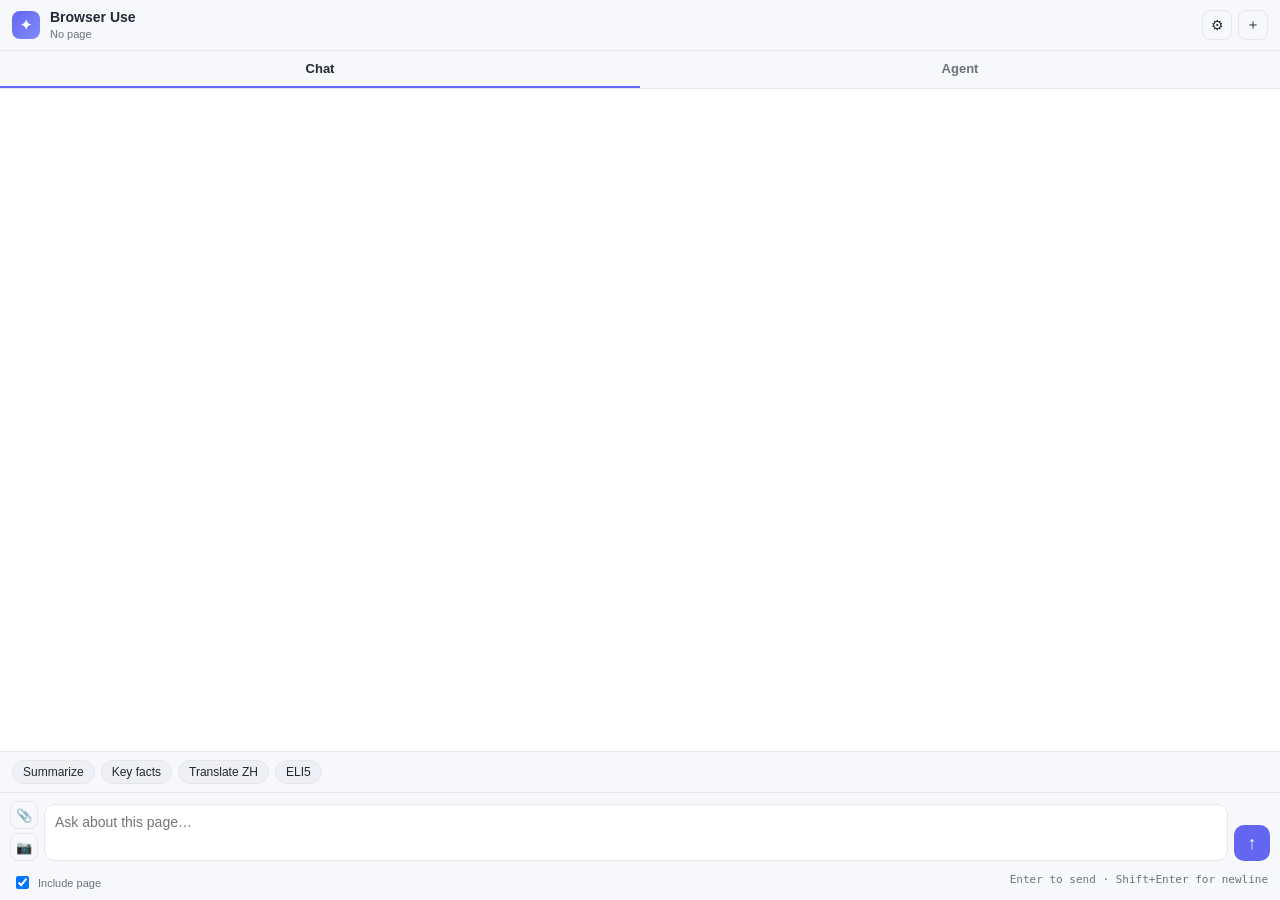
<file: src/sidepanel/index.html>
<!DOCTYPE html>
<html lang="en">
  <head>
    <meta charset="UTF-8" />
    <title>Browser Use</title>
    <link rel="stylesheet" href="sidepanel.css" />
  </head>
  <body>
    <header class="topbar">
      <div class="brand">
        <div class="logo">✦</div>
        <div class="title">
          <div class="t1">Browser Use</div>
          <div class="t2" id="page-context">No page</div>
        </div>
      </div>
      <div class="actions">
        <button id="btn-settings" class="icon-btn" title="Settings">⚙</button>
        <button id="btn-clear" class="icon-btn" title="New chat">＋</button>
      </div>
    </header>

    <nav class="tabs">
      <button class="tab active" data-tab="chat">Chat</button>
      <button class="tab" data-tab="agent">Agent</button>
    </nav>

    <main id="main">
      <!-- Chat view -->
      <section id="view-chat" class="view active">
        <div id="messages" class="messages"></div>
        <div class="quick-row" id="quick-row">
          <button class="chip" data-q="Summarize this page in 5 bullet points">Summarize</button>
          <button class="chip" data-q="Extract the key facts and numbers mentioned">Key facts</button>
          <button class="chip" data-q="Translate the page to Simplified Chinese">Translate ZH</button>
          <button class="chip" data-q="Explain this page like I'm five years old">ELI5</button>
        </div>
      </section>

      <!-- Agent view -->
      <section id="view-agent" class="view">
        <div class="agent-status" id="agent-status">
          <span class="dot idle"></span>
          <span class="label">Idle</span>
          <div class="focus-badge" id="focus-badge" hidden>
            <span class="focus-icon">◎</span>
            <span class="focus-title"></span>
          </div>
          <button id="btn-abort" class="abort-btn" hidden>Stop</button>
        </div>
        <div id="focus-breadcrumb" class="focus-breadcrumb" hidden></div>
        <div id="other-runs" class="focus-breadcrumb other-runs" hidden></div>
        <div id="agent-log" class="agent-log"></div>
        <div class="agent-hint">
          Describe what you want the agent to do. The agent will drive the browser, observe each page, and keep going until the task is done.
        </div>
      </section>
    </main>

    <footer class="composer">
      <div id="ask-user-row" class="ask-user-row" hidden>
        <div class="ask-q" id="ask-q"></div>
        <div class="ask-actions">
          <input id="ask-input" type="text" placeholder="Your answer…" />
          <button id="ask-send">Send</button>
        </div>
      </div>
      <div id="attachments" class="attachments" hidden></div>
      <div class="composer-row">
        <div class="composer-tools">
          <button id="btn-attach" class="icon-btn small" title="Attach images (vision model). You can also paste or drop them.">📎</button>
          <button id="btn-shot" class="icon-btn small" title="Attach a screenshot of this page">📷</button>
          <input id="file-input" type="file" accept="image/*" multiple hidden />
        </div>
        <textarea id="input" rows="2" placeholder="Ask about this page…"></textarea>
        <button id="send" class="send-btn" title="Send">↑</button>
      </div>
      <div class="hint-bar">
        <label class="toggle">
          <input type="checkbox" id="include-page" checked />
          <span>Include page</span>
        </label>
        <span class="kbd-hint">Enter to send · Shift+Enter for newline</span>
      </div>
    </footer>

    <script src="sidepanel.js" type="module"></script>
  </body>
</html>
</file>
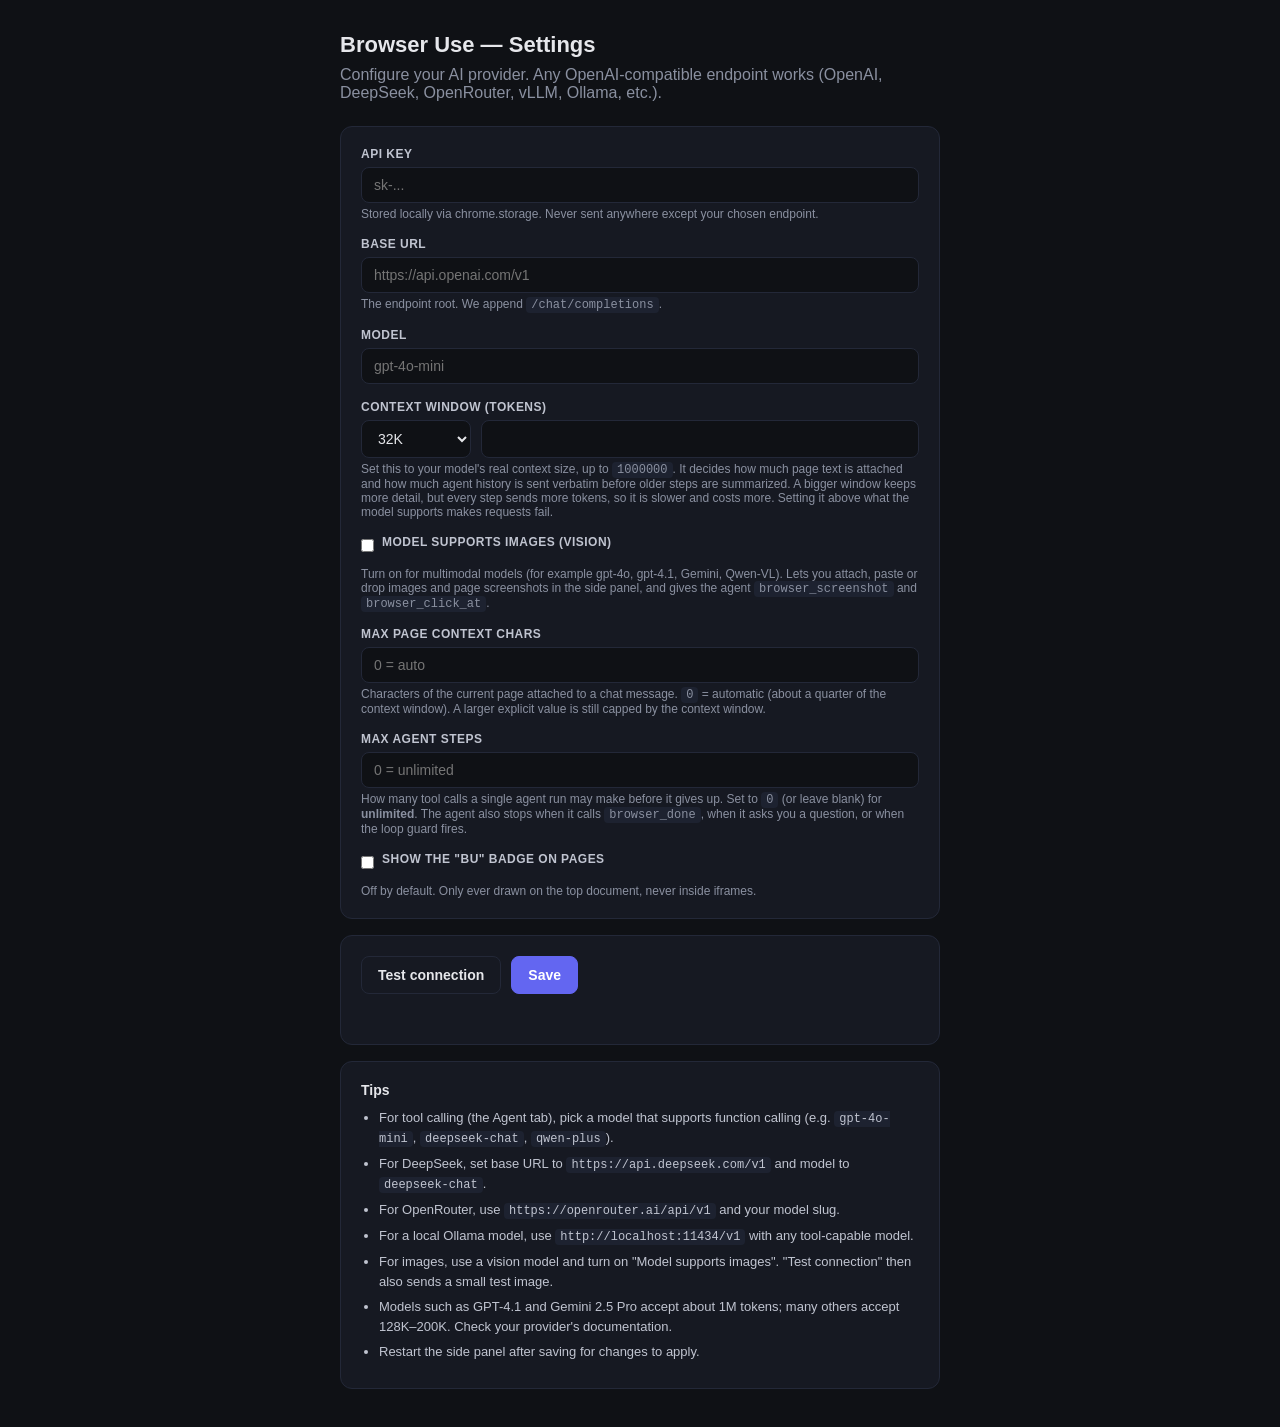
<file: src/options/options.html>
<!DOCTYPE html>
<html lang="en">
  <head>
    <meta charset="UTF-8" />
    <title>Browser Use — Settings</title>
    <link rel="stylesheet" href="options.css" />
  </head>
  <body>
    <main class="container">
      <header>
        <h1>Browser Use — Settings</h1>
        <p>Configure your AI provider. Any OpenAI-compatible endpoint works (OpenAI, DeepSeek, OpenRouter, vLLM, Ollama, etc.).</p>
      </header>

      <section class="card">
        <label>
          <span class="label">API key</span>
          <input type="password" id="api-key" placeholder="sk-..." autocomplete="off" />
          <small>Stored locally via chrome.storage. Never sent anywhere except your chosen endpoint.</small>
        </label>

        <label>
          <span class="label">Base URL</span>
          <input type="text" id="base-url" placeholder="https://api.openai.com/v1" />
          <small>The endpoint root. We append <code>/chat/completions</code>.</small>
        </label>

        <label>
          <span class="label">Model</span>
          <input type="text" id="model" placeholder="gpt-4o-mini" list="model-list" />
          <datalist id="model-list">
            <option value="gpt-4o-mini"></option>
            <option value="gpt-4o"></option>
            <option value="gpt-4.1"></option>
            <option value="gpt-4.1-mini"></option>
            <option value="o4-mini"></option>
            <option value="gemini-2.5-pro"></option>
            <option value="gemini-2.5-flash"></option>
            <option value="qwen-vl-max"></option>
            <option value="deepseek-chat"></option>
            <option value="qwen-plus"></option>
            <option value="claude-3-5-sonnet-latest"></option>
            <option value="gemini-2.0-flash"></option>
          </datalist>
        </label>

        <label>
          <span class="label">Context window (tokens)</span>
          <div class="row">
            <select id="ctx-preset">
              <option value="32000">32K</option>
              <option value="128000">128K</option>
              <option value="200000">200K</option>
              <option value="400000">400K</option>
              <option value="1000000">1M</option>
              <option value="custom">Custom</option>
            </select>
            <input type="number" id="ctx-window" min="8000" max="1000000" step="1000" />
          </div>
          <small>Set this to your model's real context size, up to <code>1000000</code>. It decides how much page text is attached and how much agent history is sent verbatim before older steps are summarized. A bigger window keeps more detail, but every step sends more tokens, so it is slower and costs more. Setting it above what the model supports makes requests fail.</small>
        </label>

        <label class="inline">
          <input type="checkbox" id="vision" />
          <span class="label">Model supports images (vision)</span>
          <small>Turn on for multimodal models (for example gpt-4o, gpt-4.1, Gemini, Qwen-VL). Lets you attach, paste or drop images and page screenshots in the side panel, and gives the agent <code>browser_screenshot</code> and <code>browser_click_at</code>.</small>
        </label>

        <label>
          <span class="label">Max page context chars</span>
          <input type="number" id="max-ctx" min="0" max="4000000" step="1000" placeholder="0 = auto" />
          <small>Characters of the current page attached to a chat message. <code>0</code> = automatic (about a quarter of the context window). A larger explicit value is still capped by the context window.</small>
        </label>

        <label>
          <span class="label">Max agent steps</span>
          <input type="number" id="max-steps" min="0" step="5" placeholder="0 = unlimited" />
          <small>How many tool calls a single agent run may make before it gives up. Set to <code>0</code> (or leave blank) for <strong>unlimited</strong>. The agent also stops when it calls <code>browser_done</code>, when it asks you a question, or when the loop guard fires.</small>
        </label>

        <label class="inline">
          <input type="checkbox" id="show-badge" />
          <span class="label">Show the "BU" badge on pages</span>
          <small>Off by default. Only ever drawn on the top document, never inside iframes.</small>
        </label>
      </section>

      <section class="card">
        <div class="row">
          <button id="test" class="secondary">Test connection</button>
          <button id="save" class="primary">Save</button>
        </div>
        <div id="status" class="status"></div>
      </section>

      <section class="card hint">
        <h3>Tips</h3>
        <ul>
          <li>For tool calling (the Agent tab), pick a model that supports function calling (e.g. <code>gpt-4o-mini</code>, <code>deepseek-chat</code>, <code>qwen-plus</code>).</li>
          <li>For DeepSeek, set base URL to <code>https://api.deepseek.com/v1</code> and model to <code>deepseek-chat</code>.</li>
          <li>For OpenRouter, use <code>https://openrouter.ai/api/v1</code> and your model slug.</li>
          <li>For a local Ollama model, use <code>http://localhost:11434/v1</code> with any tool-capable model.</li>
          <li>For images, use a vision model and turn on "Model supports images". "Test connection" then also sends a small test image.</li>
          <li>Models such as GPT-4.1 and Gemini 2.5 Pro accept about 1M tokens; many others accept 128K–200K. Check your provider's documentation.</li>
          <li>Restart the side panel after saving for changes to apply.</li>
        </ul>
      </section>
    </main>

    <script src="options.js" type="module"></script>
  </body>
</html>
</file>
<file: src/sidepanel/sidepanel.css>
/* sidepanel/sidepanel.css */
:root {
  --bg: #0f1115;
  --bg-2: #161922;
  --bg-3: #1d2230;
  --text: #e6e7eb;
  --muted: #8a90a0;
  --border: #232838;
  --accent: #6366f1;
  --accent-2: #818cf8;
  --user: #2563eb;
  --assistant: #1f2937;
  --tool: #f59e0b;
  --error: #ef4444;
  --ok: #10b981;
}

@media (prefers-color-scheme: light) {
  :root {
    --bg: #ffffff;
    --bg-2: #f7f8fb;
    --bg-3: #eef0f6;
    --text: #1f2937;
    --muted: #6b7280;
    --border: #e5e7eb;
    --assistant: #f3f4f6;
  }
}

* { box-sizing: border-box; }

/* Elements styled with display:flex ignore the hidden attribute otherwise. */
[hidden] { display: none !important; }

html, body {
  margin: 0;
  padding: 0;
  height: 100%;
  font-family: -apple-system, BlinkMacSystemFont, "Segoe UI", Roboto, "Helvetica Neue",
    Arial, "Noto Sans SC", "PingFang SC", "Microsoft YaHei", sans-serif;
  font-size: 14px;
  color: var(--text);
  background: var(--bg);
}

body {
  display: flex;
  flex-direction: column;
  min-height: 100vh;
}

.topbar {
  display: flex;
  align-items: center;
  justify-content: space-between;
  padding: 10px 12px;
  border-bottom: 1px solid var(--border);
  background: var(--bg-2);
}

.brand { display: flex; align-items: center; gap: 10px; }

.logo {
  width: 28px; height: 28px;
  display: grid; place-items: center;
  border-radius: 8px;
  background: linear-gradient(135deg, var(--accent), var(--accent-2));
  color: white;
  font-weight: 700;
}

.title .t1 { font-weight: 700; line-height: 1.1; }
.title .t2 { font-size: 11px; color: var(--muted); margin-top: 2px; max-width: 200px; overflow: hidden; text-overflow: ellipsis; white-space: nowrap; }

.actions { display: flex; gap: 6px; }
.icon-btn {
  background: transparent;
  border: 1px solid var(--border);
  color: var(--text);
  width: 30px; height: 30px;
  border-radius: 8px;
  cursor: pointer;
  font-size: 14px;
}
.icon-btn:hover { background: var(--bg-3); }

.tabs {
  display: flex;
  border-bottom: 1px solid var(--border);
  background: var(--bg-2);
}
.tab {
  flex: 1;
  background: transparent;
  border: 0;
  color: var(--muted);
  padding: 10px;
  cursor: pointer;
  font-size: 13px;
  font-weight: 600;
  border-bottom: 2px solid transparent;
}
.tab.active { color: var(--text); border-bottom-color: var(--accent); }
.tab:hover { color: var(--text); }

#main { flex: 1; overflow: hidden; position: relative; }
.view { display: none; height: 100%; flex-direction: column; }
.view.active { display: flex; }

/* Messages */
.messages {
  flex: 1;
  overflow-y: auto;
  padding: 12px;
  display: flex;
  flex-direction: column;
  gap: 10px;
  scroll-behavior: smooth;
}

.msg {
  border-radius: 12px;
  padding: 10px 12px;
  line-height: 1.5;
  max-width: 100%;
  word-wrap: break-word;
  white-space: pre-wrap;
}
.msg.user { background: var(--user); color: white; align-self: flex-end; max-width: 92%; }
.msg.assistant { background: var(--assistant); align-self: flex-start; max-width: 96%; }
.msg.system { background: var(--bg-3); color: var(--muted); font-size: 12px; text-align: center; align-self: center; }
.msg.error { background: rgba(239,68,68,0.15); color: var(--error); border: 1px solid var(--error); align-self: flex-start; }

.msg .label { font-size: 11px; color: var(--muted); margin-bottom: 4px; font-weight: 600; }
.msg.user .label { color: rgba(255,255,255,0.7); }

.msg .actions-log {
  margin-top: 6px;
  font-size: 12px;
  color: var(--muted);
  border-top: 1px dashed var(--border);
  padding-top: 6px;
}
.msg .action-line {
  display: flex;
  align-items: center;
  gap: 6px;
  margin: 2px 0;
}
.msg .action-name {
  background: rgba(245, 158, 11, 0.15);
  color: var(--tool);
  font-family: ui-monospace, SFMono-Regular, Menlo, monospace;
  font-size: 11px;
  padding: 1px 6px;
  border-radius: 4px;
}
.msg .action-result {
  font-family: ui-monospace, SFMono-Regular, Menlo, monospace;
  font-size: 11px;
  color: var(--muted);
  white-space: pre-wrap;
  word-break: break-all;
}

.quick-row {
  display: flex;
  flex-wrap: wrap;
  gap: 6px;
  padding: 8px 12px;
  border-top: 1px solid var(--border);
  background: var(--bg-2);
}
.chip {
  background: var(--bg-3);
  border: 1px solid var(--border);
  color: var(--text);
  padding: 4px 10px;
  border-radius: 999px;
  cursor: pointer;
  font-size: 12px;
}
.chip:hover { background: var(--accent); color: white; border-color: var(--accent); }

/* Agent view */
.agent-status {
  display: flex;
  align-items: center;
  gap: 8px;
  padding: 10px 12px;
  border-bottom: 1px solid var(--border);
  background: var(--bg-2);
}
.agent-status .dot {
  width: 8px; height: 8px;
  border-radius: 50%;
  background: var(--muted);
  flex-shrink: 0;
}
.agent-status .dot.idle { background: var(--muted); }
.agent-status .dot.running { background: var(--accent); animation: pulse 1s infinite; }
.agent-status .dot.done { background: var(--ok); }
.agent-status .dot.error { background: var(--error); }
.agent-status .label { font-size: 13px; flex: 0 0 auto; }
.agent-status .step { color: var(--muted); font-size: 12px; }

.focus-badge {
  flex: 1;
  display: flex;
  align-items: center;
  gap: 6px;
  background: var(--bg-3);
  border: 1px solid var(--border);
  border-radius: 6px;
  padding: 3px 8px;
  min-width: 0;
}
.focus-badge .focus-icon {
  color: var(--accent-2);
  font-size: 13px;
  flex-shrink: 0;
}
.focus-badge .focus-title {
  font-size: 12px;
  color: var(--text);
  overflow: hidden;
  text-overflow: ellipsis;
  white-space: nowrap;
  min-width: 0;
}

.focus-breadcrumb {
  display: flex;
  align-items: center;
  gap: 6px;
  padding: 6px 12px;
  border-bottom: 1px solid var(--border);
  background: var(--bg-2);
  font-size: 11px;
  color: var(--muted);
  overflow-x: auto;
  white-space: nowrap;
}
.focus-breadcrumb .crumb {
  background: var(--bg-3);
  border: 1px solid var(--border);
  border-radius: 4px;
  padding: 1px 6px;
  cursor: pointer;
  flex-shrink: 0;
}
.focus-breadcrumb .crumb:hover { background: var(--accent); color: white; border-color: var(--accent); }
.focus-breadcrumb .crumb.current { background: var(--accent); color: white; border-color: var(--accent); }
.focus-breadcrumb .arrow { opacity: 0.4; }
.other-runs > span { flex-shrink: 0; }

@keyframes pulse {
  0%, 100% { opacity: 1; }
  50% { opacity: 0.4; }
}

.abort-btn {
  background: rgba(239,68,68,0.15);
  color: var(--error);
  border: 1px solid var(--error);
  border-radius: 6px;
  padding: 4px 10px;
  cursor: pointer;
  font-size: 12px;
}

.agent-log {
  flex: 1;
  overflow-y: auto;
  padding: 12px;
  display: flex;
  flex-direction: column;
  gap: 8px;
}

.log-entry {
  border-radius: 8px;
  padding: 8px 10px;
  font-size: 13px;
  border-left: 3px solid var(--muted);
  background: var(--bg-2);
}
.log-entry.tool { border-left-color: var(--tool); }
.log-entry.observation { border-left-color: var(--accent-2); background: var(--bg-3); }
.log-entry.final { border-left-color: var(--ok); background: var(--bg-3); }
.log-entry.error { border-left-color: var(--error); background: rgba(239,68,68,0.1); }
.log-entry .head { font-size: 11px; color: var(--muted); margin-bottom: 4px; font-weight: 600; }
.log-entry .body { white-space: pre-wrap; word-break: break-word; font-family: ui-monospace, SFMono-Regular, Menlo, monospace; font-size: 12px; }

.agent-hint {
  padding: 10px 12px;
  font-size: 12px;
  color: var(--muted);
  background: var(--bg-2);
  border-top: 1px solid var(--border);
}

/* Composer */
.composer {
  border-top: 1px solid var(--border);
  background: var(--bg-2);
}

.ask-user-row {
  padding: 8px 12px;
  border-bottom: 1px solid var(--border);
  background: rgba(99, 102, 241, 0.1);
}
.ask-q { font-size: 13px; margin-bottom: 6px; color: var(--accent-2); }
.ask-actions { display: flex; gap: 6px; }
.ask-actions input {
  flex: 1;
  background: var(--bg);
  color: var(--text);
  border: 1px solid var(--border);
  border-radius: 6px;
  padding: 6px 8px;
  font-size: 13px;
}
.ask-actions button {
  background: var(--accent);
  color: white;
  border: 0;
  padding: 6px 14px;
  border-radius: 6px;
  cursor: pointer;
  font-size: 13px;
}

.composer-row {
  display: flex;
  align-items: flex-end;
  gap: 6px;
  padding: 8px 10px;
}
.composer-tools { display: flex; flex-direction: column; gap: 4px; }
.icon-btn.small { width: 28px; height: 28px; font-size: 13px; padding: 0; }
.composer.dragging { outline: 2px dashed var(--accent); outline-offset: -4px; }

.attachments {
  display: flex;
  flex-wrap: wrap;
  gap: 6px;
  padding: 8px 10px 0;
}
.attachment {
  position: relative;
  width: 56px;
  height: 56px;
  border-radius: 8px;
  overflow: hidden;
  border: 1px solid var(--border);
}
.attachment img { width: 100%; height: 100%; object-fit: cover; display: block; }
.attachment-remove {
  position: absolute;
  top: 2px;
  right: 2px;
  width: 18px;
  height: 18px;
  padding: 0;
  border: 0;
  border-radius: 50%;
  background: rgba(0, 0, 0, 0.6);
  color: #fff;
  font-size: 12px;
  line-height: 18px;
  cursor: pointer;
}

.msg-images { display: flex; flex-wrap: wrap; gap: 6px; margin-top: 6px; }
.msg-images img { max-width: 140px; max-height: 140px; border-radius: 6px; display: block; }
.msg-image-note { margin-top: 4px; font-size: 11px; opacity: 0.75; }
.log-image { display: block; max-width: 100%; margin-top: 6px; border-radius: 6px; border: 1px solid var(--border); }

#input {
  flex: 1;
  resize: none;
  background: var(--bg);
  color: var(--text);
  border: 1px solid var(--border);
  border-radius: 10px;
  padding: 8px 10px;
  font-size: 14px;
  font-family: inherit;
  max-height: 200px;
  line-height: 1.4;
}
#input:focus { outline: none; border-color: var(--accent); }

.send-btn {
  background: var(--accent);
  color: white;
  border: 0;
  width: 36px; height: 36px;
  border-radius: 10px;
  font-size: 18px;
  cursor: pointer;
  font-weight: 700;
}
.send-btn:disabled { opacity: 0.4; cursor: not-allowed; }
.send-btn:hover:not(:disabled) { background: var(--accent-2); }

.hint-bar {
  display: flex;
  justify-content: space-between;
  padding: 4px 12px 8px;
  font-size: 11px;
  color: var(--muted);
}
.toggle { display: flex; align-items: center; gap: 6px; cursor: pointer; }
.kbd-hint { font-family: ui-monospace, monospace; }

/* Scrollbar */
.messages::-webkit-scrollbar,
.agent-log::-webkit-scrollbar { width: 8px; }
.messages::-webkit-scrollbar-thumb,
.agent-log::-webkit-scrollbar-thumb {
  background: var(--border);
  border-radius: 4px;
}
.messages::-webkit-scrollbar-thumb:hover,
 .agent-log::-webkit-scrollbar-thumb:hover { background: var(--muted); }

.empty {
  margin: auto;
  color: var(--muted);
  text-align: center;
  padding: 24px;
  font-size: 13px;
}
</file>
<file: src/options/options.css>
/* options/options.css */
* { box-sizing: border-box; }
body {
  margin: 0;
  font-family: -apple-system, BlinkMacSystemFont, "Segoe UI", Roboto, sans-serif;
  background: #0f1115;
  color: #e6e7eb;
  min-height: 100vh;
}
.container {
  max-width: 640px;
  margin: 0 auto;
  padding: 32px 20px;
}
header h1 { margin: 0 0 8px; font-size: 22px; }
header p { margin: 0 0 24px; color: #8a90a0; }

.card {
  background: #161922;
  border: 1px solid #232838;
  border-radius: 12px;
  padding: 20px;
  margin-bottom: 16px;
}

label {
  display: block;
  margin-bottom: 16px;
}
label:last-child { margin-bottom: 0; }

.label {
  display: block;
  font-size: 12px;
  font-weight: 600;
  color: #c0c4d0;
  margin-bottom: 6px;
  text-transform: uppercase;
  letter-spacing: 0.04em;
}

select,
input[type="text"],
input[type="password"],
input[type="number"] {
  width: 100%;
  padding: 9px 12px;
  border: 1px solid #232838;
  border-radius: 8px;
  background: #0f1115;
  color: #e6e7eb;
  font-size: 14px;
  font-family: inherit;
}
input:focus {
  outline: none;
  border-color: #6366f1;
  box-shadow: 0 0 0 3px rgba(99,102,241,0.2);
}

small { display: block; margin-top: 4px; font-size: 12px; color: #8a90a0; }
code {
  font-family: ui-monospace, monospace;
  background: #1d2230;
  padding: 1px 5px;
  border-radius: 4px;
  font-size: 12px;
}

.row { display: flex; gap: 10px; }
.row select { width: 110px; flex-shrink: 0; }
button {
  padding: 10px 16px;
  border-radius: 8px;
  border: 1px solid #232838;
  background: #1d2230;
  color: #e6e7eb;
  font-size: 14px;
  cursor: pointer;
  font-weight: 600;
}
button:hover { background: #252a39; }
button.primary { background: #6366f1; border-color: #6366f1; color: white; }
button.primary:hover { background: #818cf8; }
button.secondary { background: transparent; }

.status {
  margin-top: 12px;
  font-size: 13px;
  min-height: 18px;
}
.status.ok { color: #10b981; }
.status.err { color: #ef4444; }

.hint ul { margin: 0; padding-left: 18px; }
.hint li { margin: 6px 0; color: #c0c4d0; font-size: 13px; line-height: 1.5; }
.hint h3 { margin: 0 0 10px; font-size: 14px; }

label.inline {
  display: flex;
  flex-wrap: wrap;
  align-items: center;
  gap: 8px;
}
label.inline input[type='checkbox'] {
  width: auto;
  margin: 0;
}
label.inline small {
  flex-basis: 100%;
}
</file>
